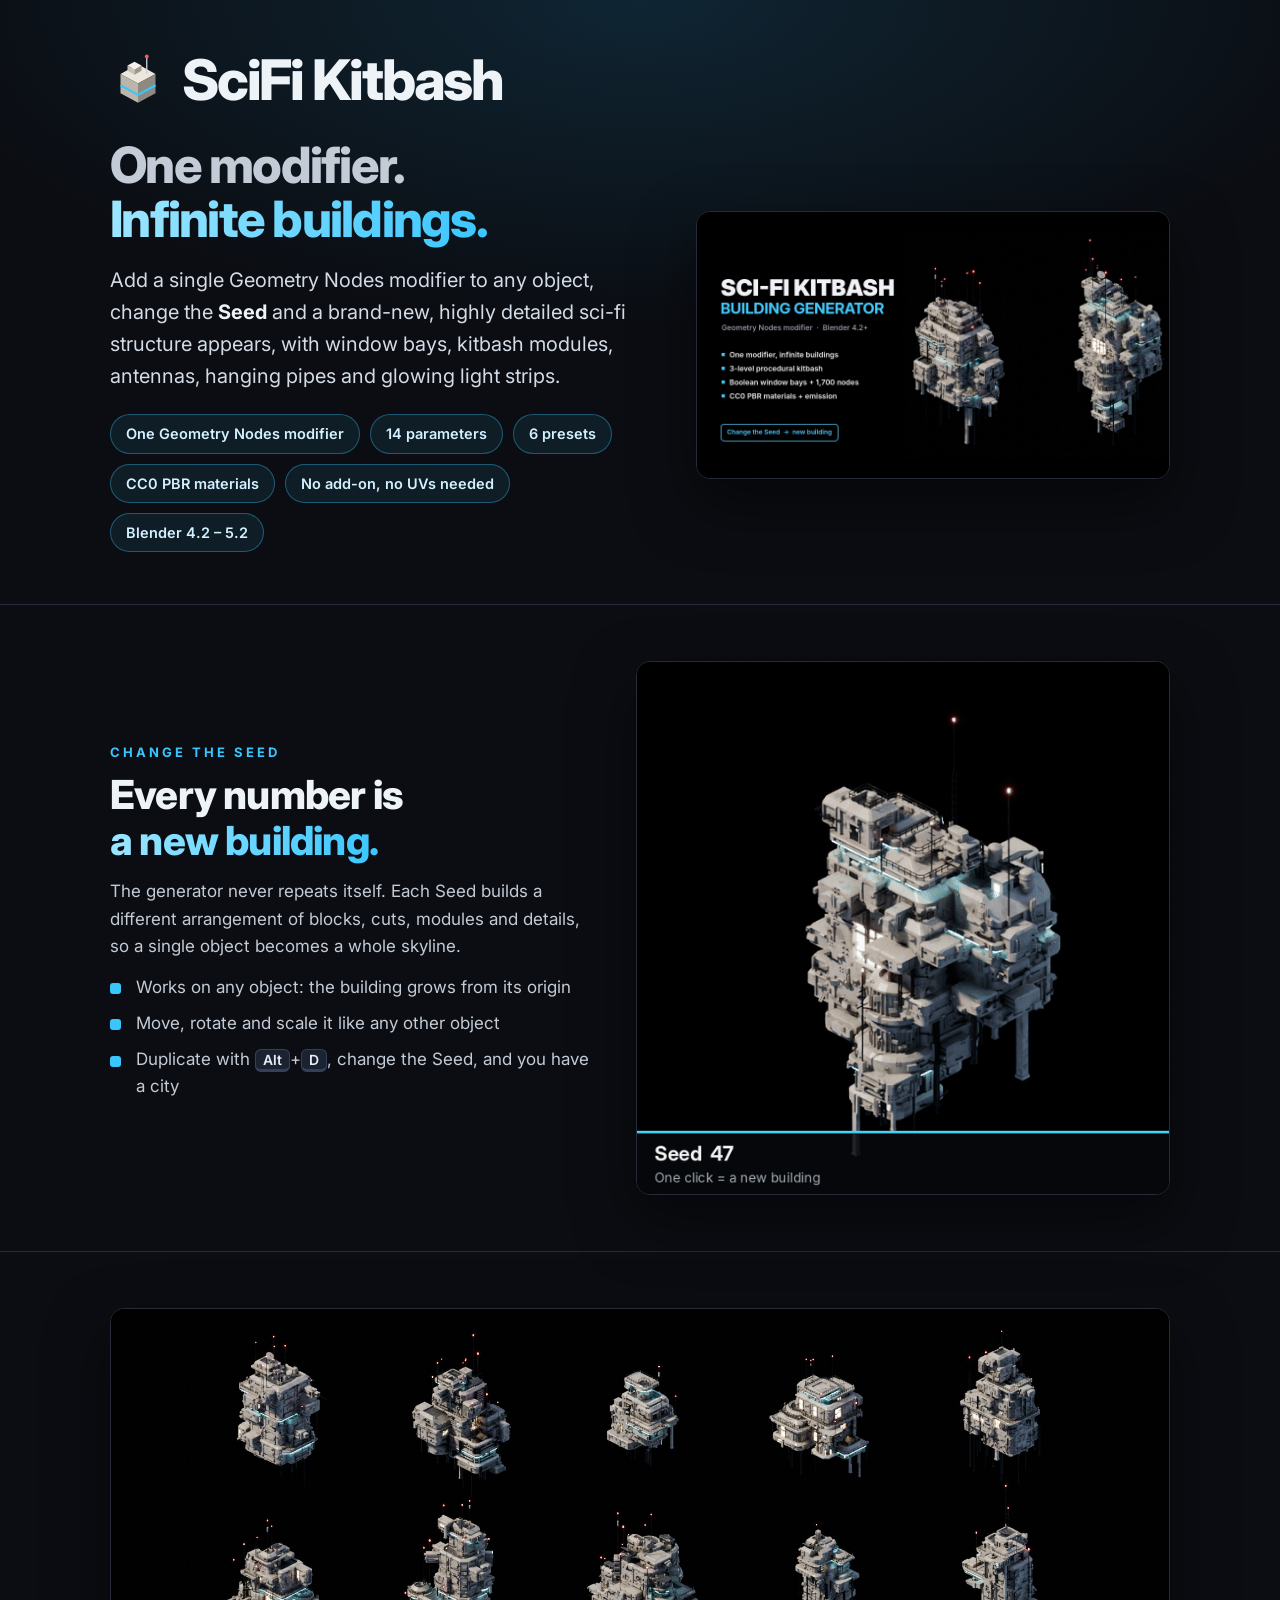
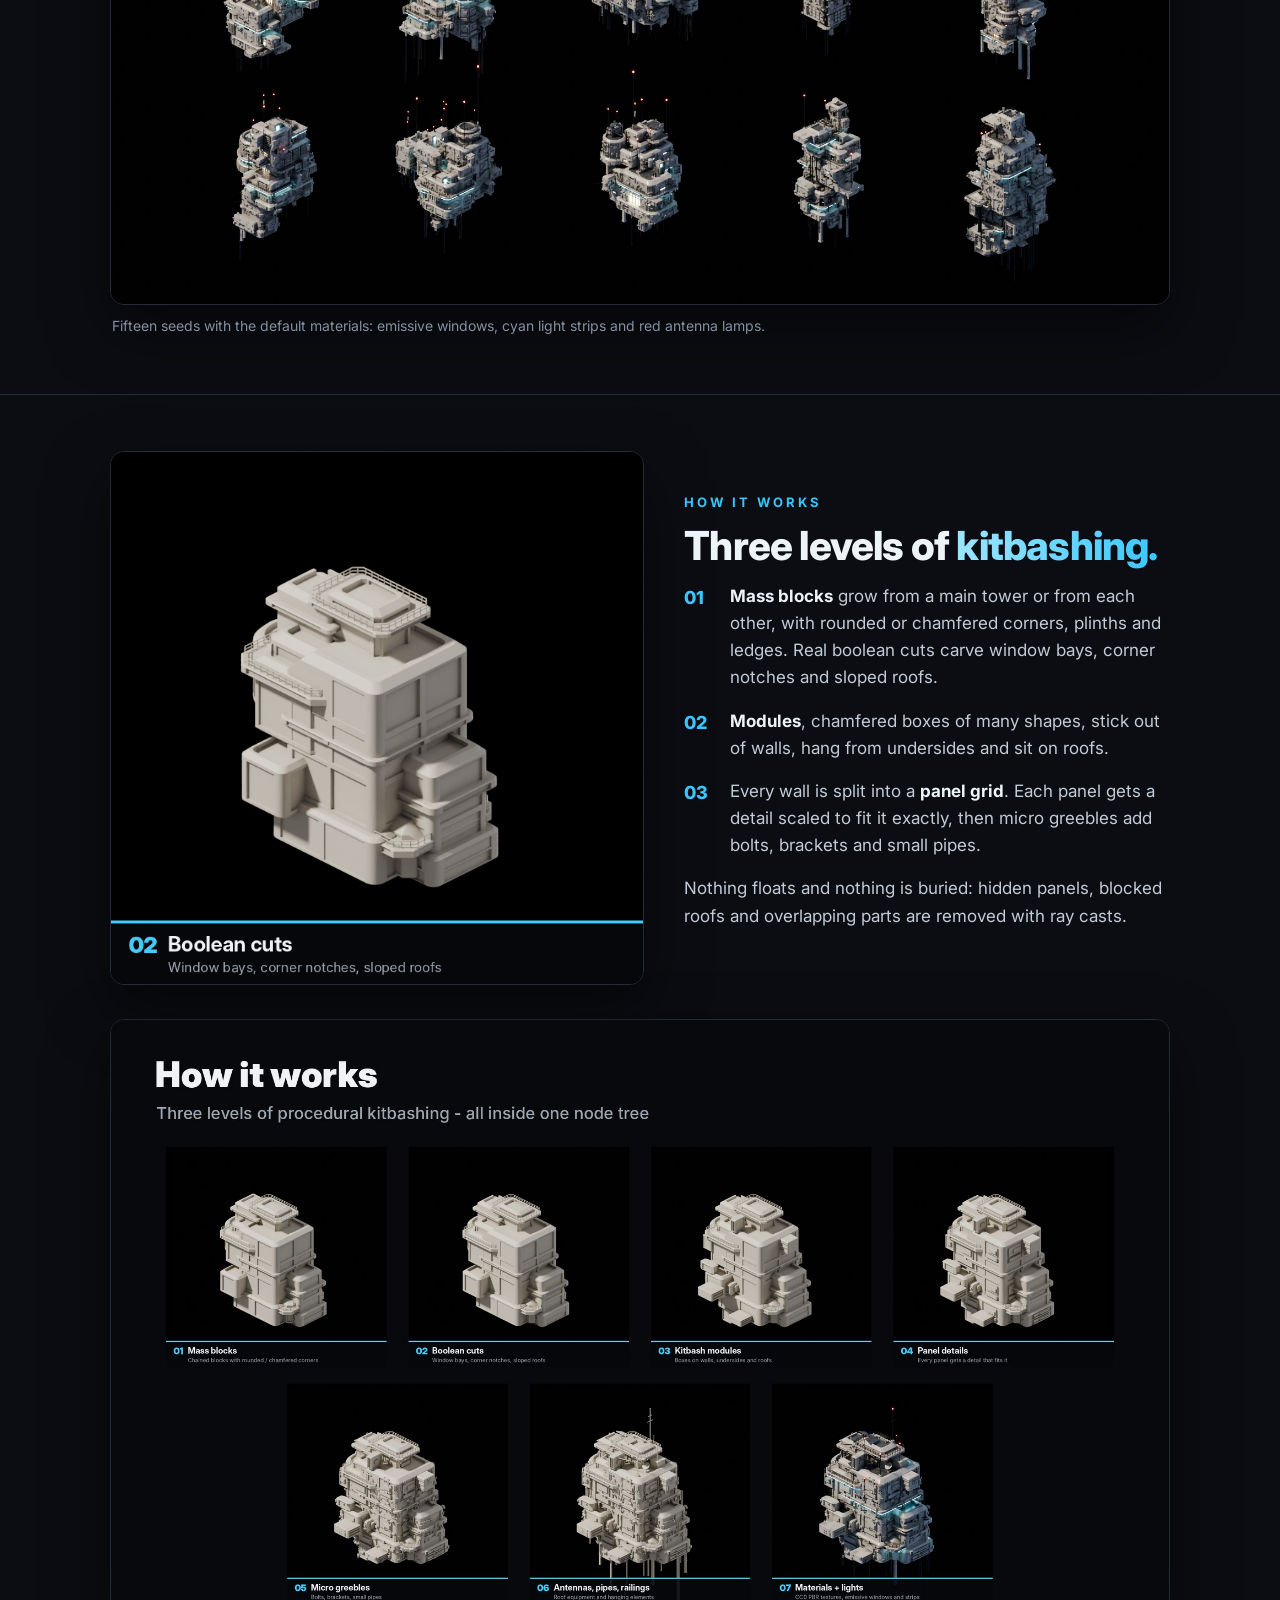
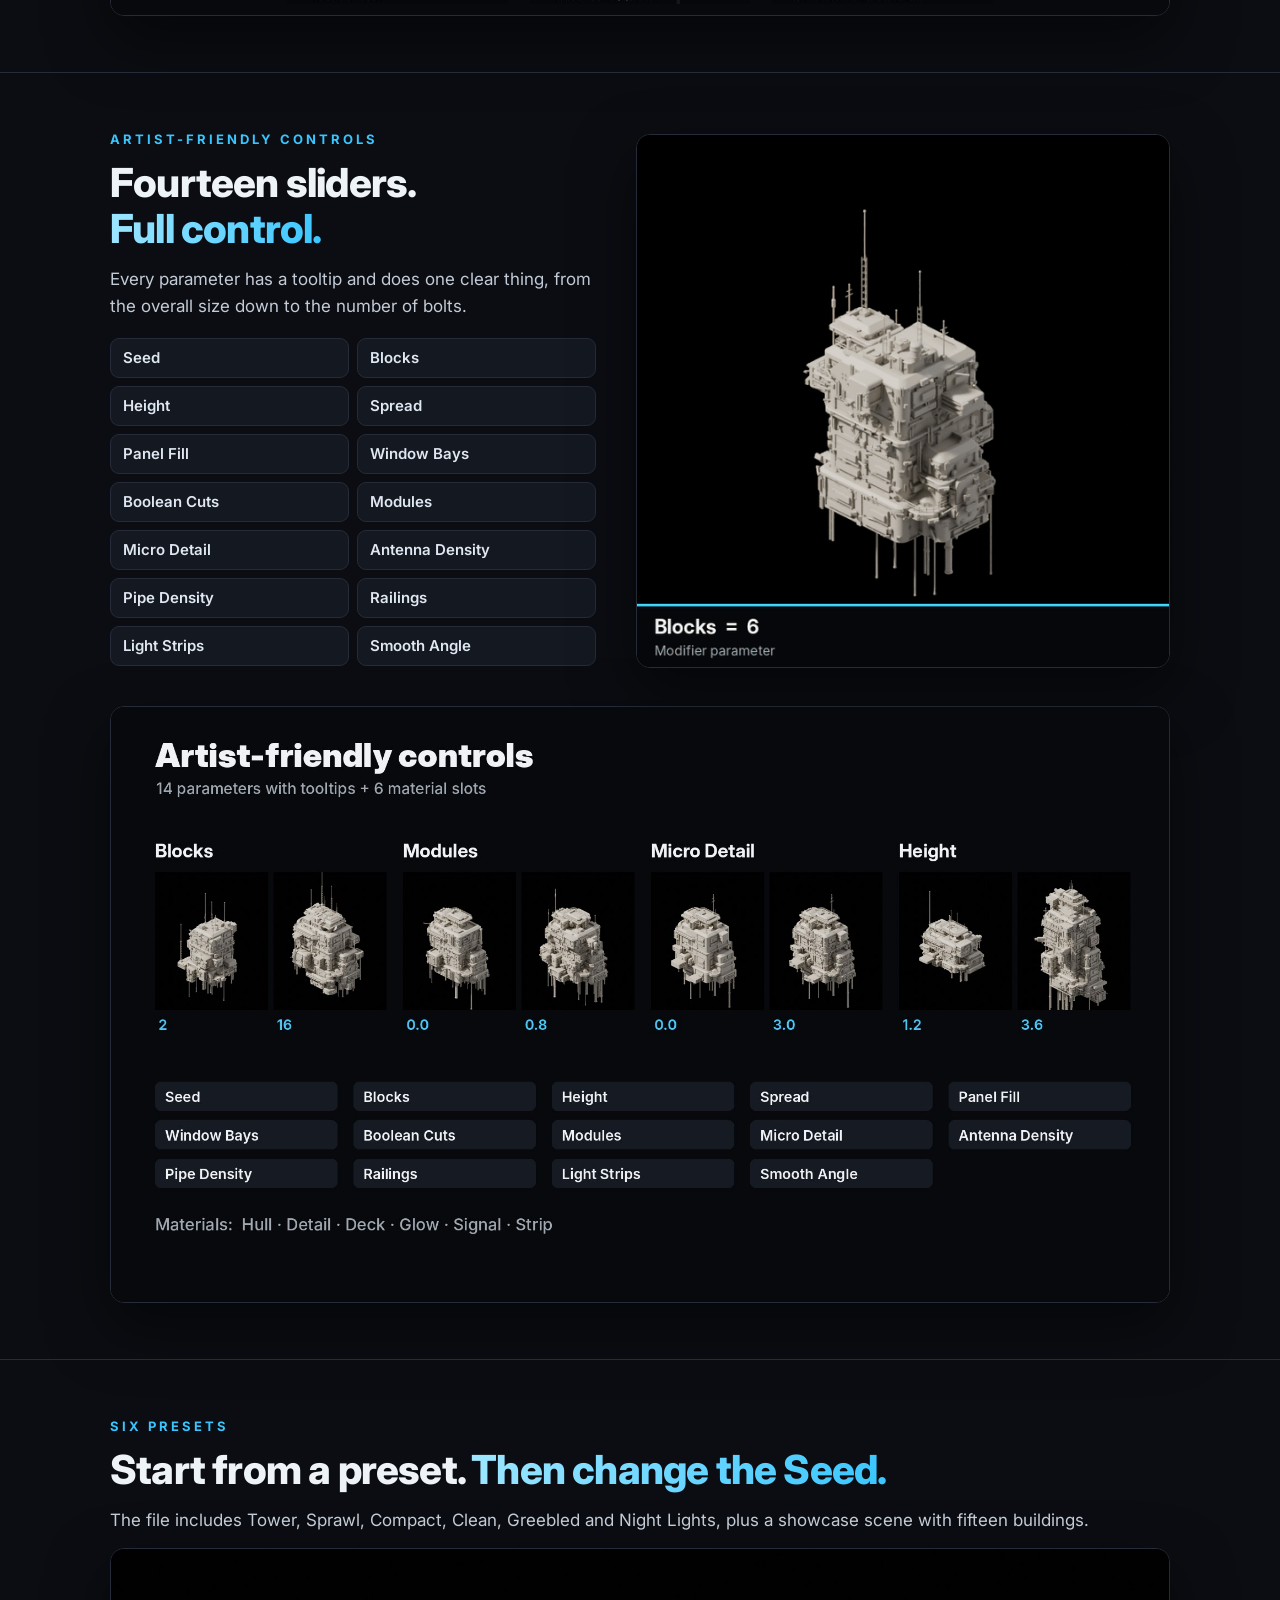
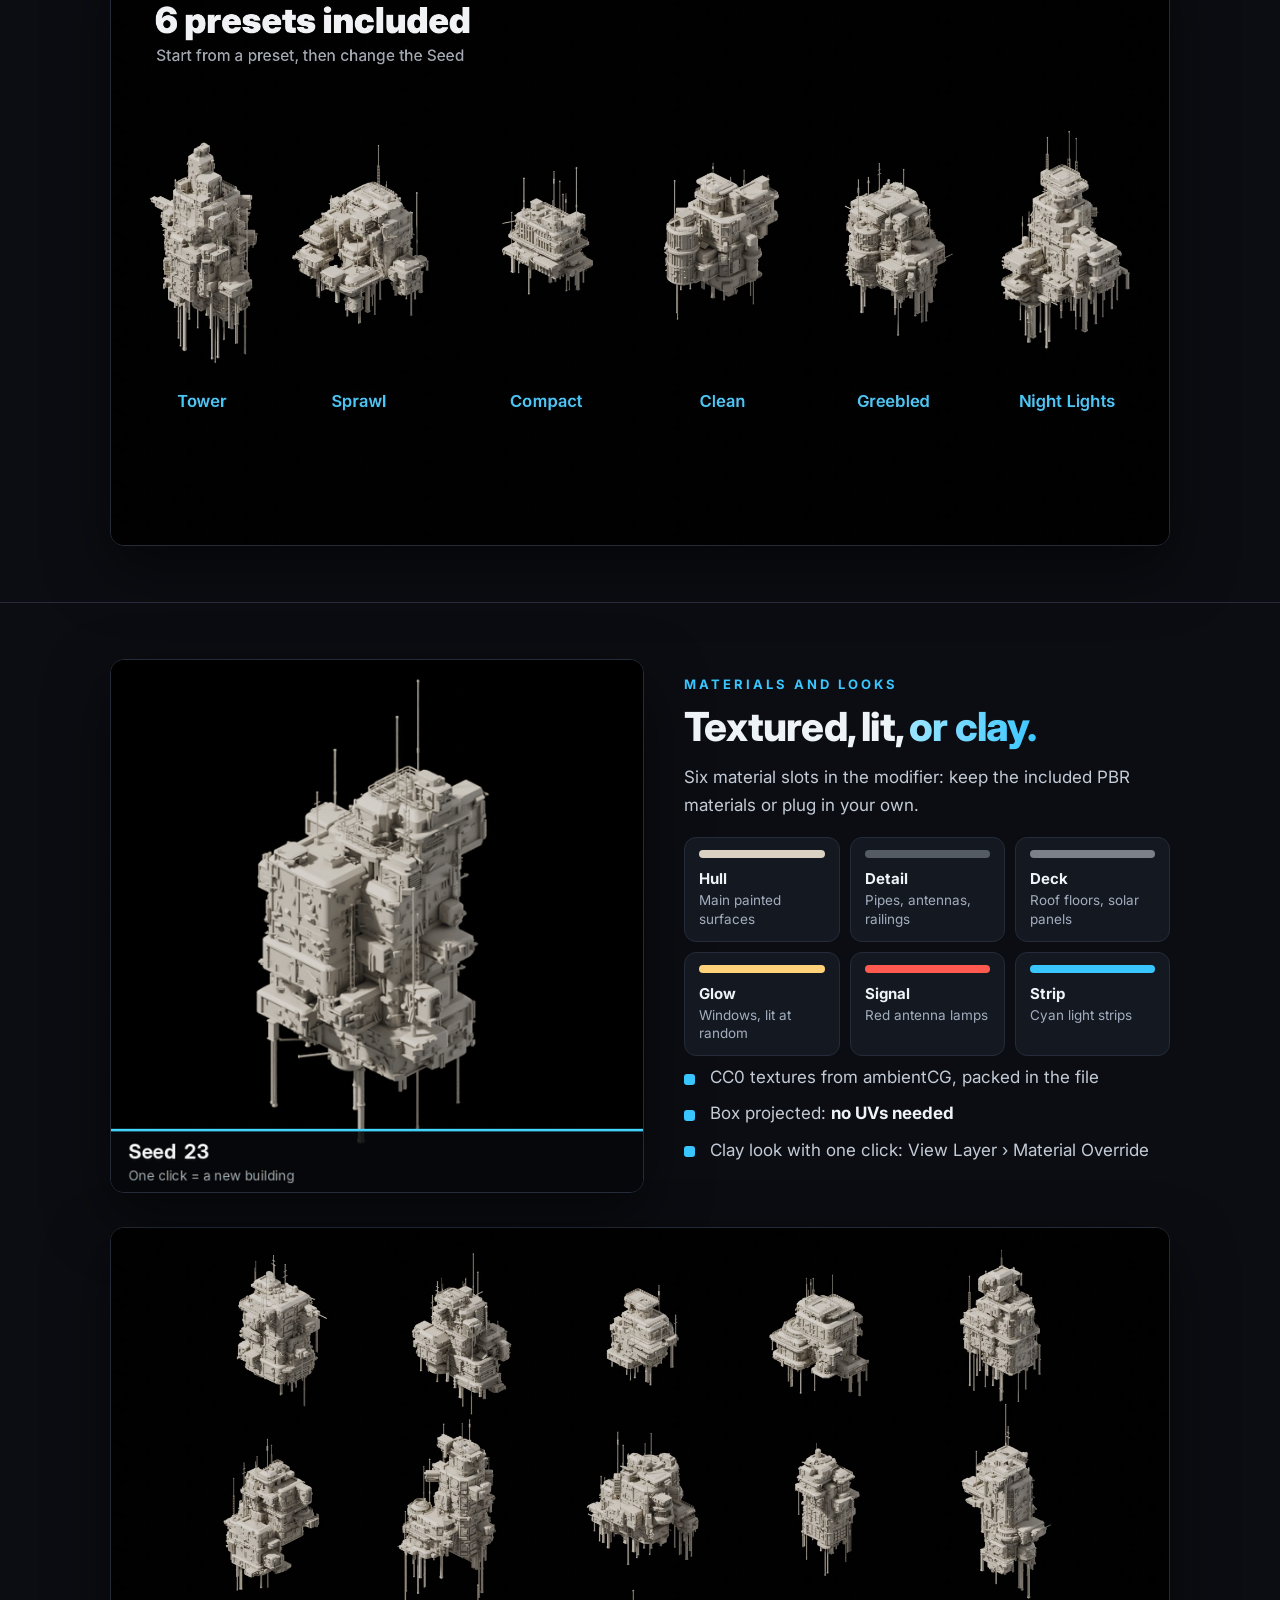
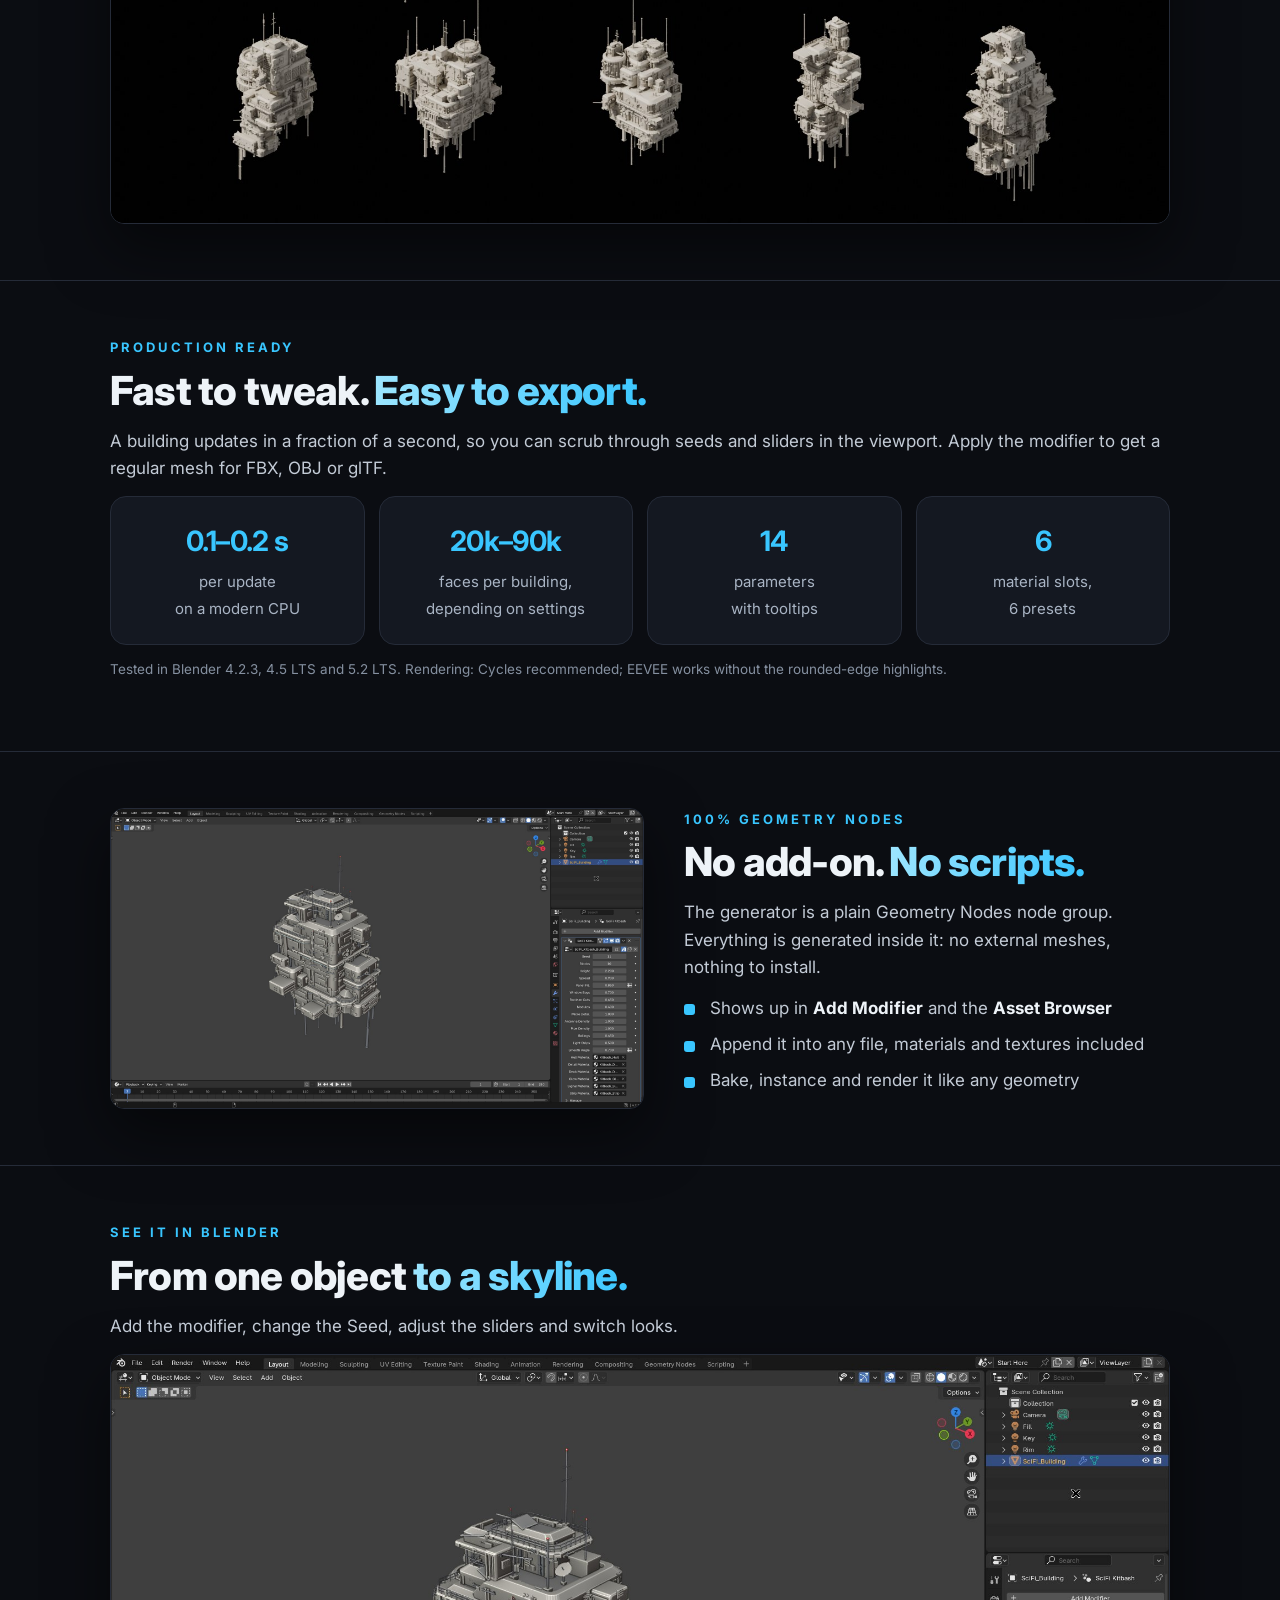
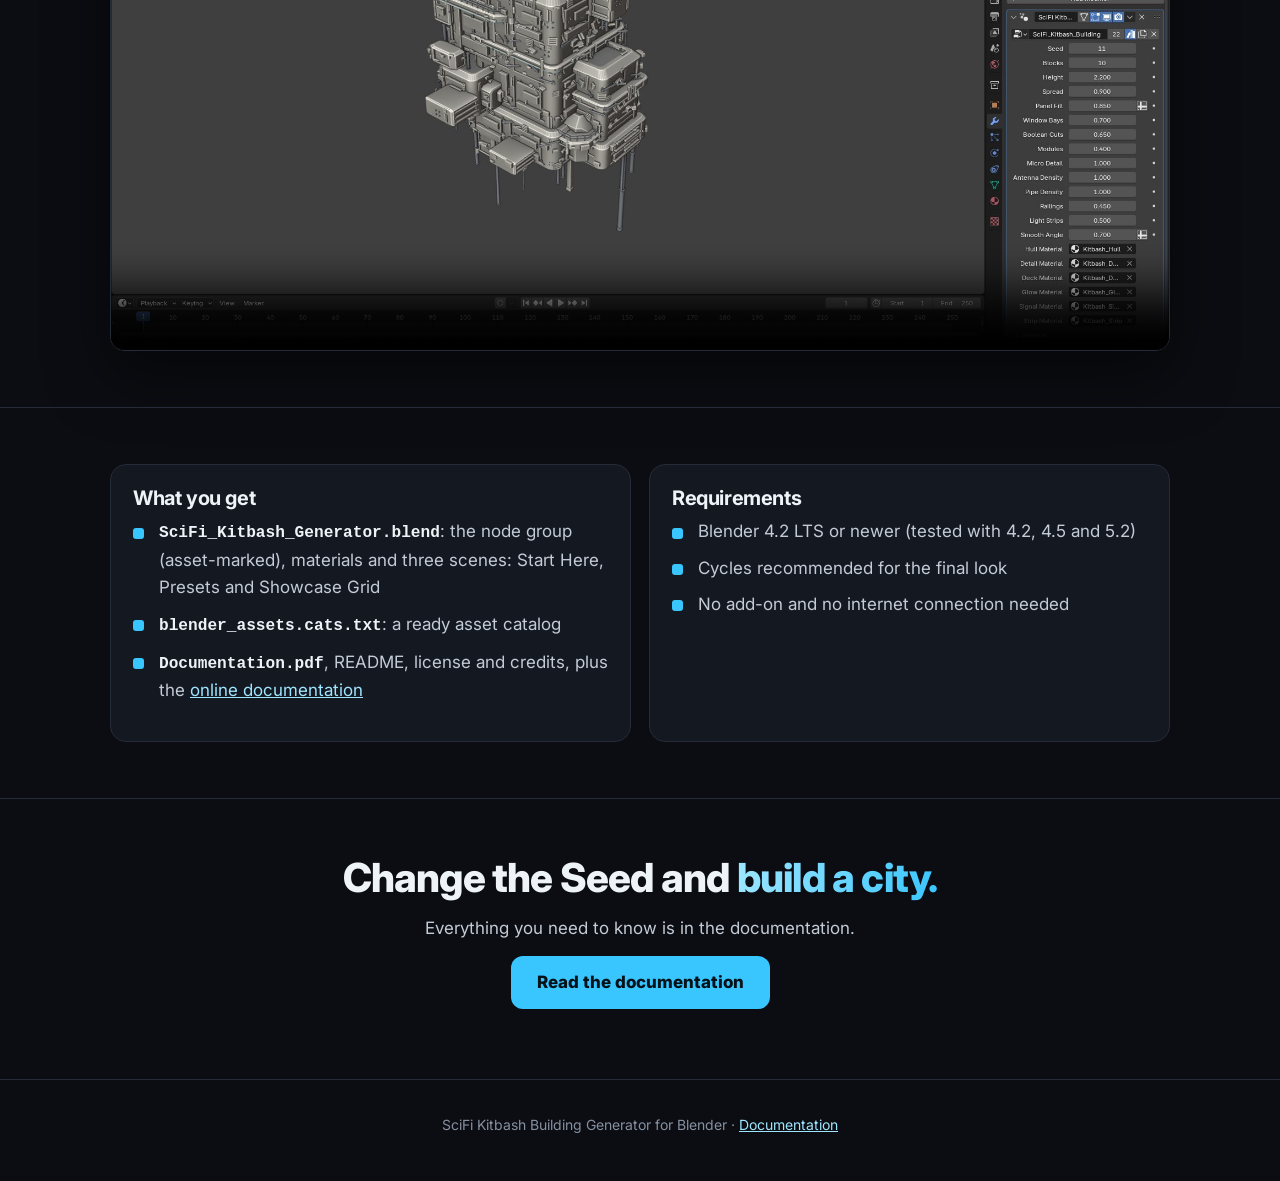
<file: index.html>
<!doctype html>
<html lang="en">
<head>
<meta charset="utf-8">
<meta name="viewport" content="width=device-width, initial-scale=1">
<title>SciFi Kitbash Building Generator</title>
<meta name="description" content="Endless, highly detailed sci-fi kitbash buildings from a single Geometry Nodes modifier. Change the Seed and get a new building with windows, antennas, pipes and lights. No add-on, no UVs needed.">
<meta property="og:title" content="SciFi Kitbash Building Generator for Blender">
<meta property="og:description" content="One modifier, infinite sci-fi buildings. 14 parameters, 6 presets, CC0 PBR materials, Blender 4.2+.">
<meta property="og:image" content="images/cover.jpg">
<link rel="icon" href="images/logo.svg">
<link rel="stylesheet" href="assets/style.css">
<style>
.hero { padding: 48px 0 52px; background: radial-gradient(ellipse 80% 75% at 50% 0%, #0f2533 0%, var(--bg) 72%); }
.hero .brand { margin-bottom: 26px; }
.tagline { font-size: clamp(30px, 4.6vw, 50px); font-weight: 800; letter-spacing: -.035em; line-height: 1.08; margin: 0 0 18px; }
.lead { font-size: clamp(18px, 2.2vw, 20px); color: #d3dbe6; margin-bottom: 22px; }
.chips { display: flex; flex-wrap: wrap; gap: 10px; }
.chip { padding: 7px 15px; border-radius: 999px; background: rgba(57,198,255,.09); border: 1px solid rgba(57,198,255,.36); color: #d4f1ff; font-weight: 600; font-size: 14.5px; }
.hero .split { grid-template-columns: 1.15fr 1fr; }
.steps { counter-reset: s; list-style: none; padding: 0; margin: 0 0 14px; }
.steps li { position: relative; padding-left: 46px; margin-bottom: 16px; color: var(--soft); }
.steps li::before { counter-increment: s; content: "0" counter(s); position: absolute; left: 0; top: 1px; font-weight: 800; color: var(--accent); font-size: 18px; }
.params { display: grid; grid-template-columns: repeat(2, 1fr); gap: 8px; margin: 18px 0 6px; }
.params span { background: var(--card); border: 1px solid var(--line); border-radius: 9px; padding: 7px 12px; font-size: 15px; color: #dfe7f1; font-weight: 600; }
.slots { display: grid; grid-template-columns: repeat(3, 1fr); gap: 10px; margin: 18px 0 8px; }
.slot { background: var(--card); border: 1px solid var(--line); border-radius: 12px; padding: 12px 14px; }
.slot i { display: block; width: 100%; height: 8px; border-radius: 4px; margin-bottom: 9px; }
.slot b { display: block; font-size: 15px; }
.slot span { display: block; font-size: 13.5px; color: #a3aebe; line-height: 1.4; }
.spec .card { text-align: center; padding: 22px 14px; }
.spec b { display: block; font-size: 28px; letter-spacing: -.02em; color: var(--accent); margin-bottom: 4px; }
.spec span { color: #a9b4c4; font-size: 15px; }
.fine { font-size: 13.5px; color: var(--muted); margin-top: 14px; }
.stack > * + * { margin-top: 18px; }
.cta { text-align: center; }
.btn { display: inline-block; padding: 13px 26px; border-radius: 12px; background: var(--accent); color: #04121a; font-weight: 800; text-decoration: none; }
.files li b { font-family: ui-monospace, Consolas, monospace; font-weight: 600; font-size: .95em; }
@media (max-width: 820px) { .hero .split { grid-template-columns: 1fr; } .slots { grid-template-columns: repeat(2, 1fr); } }
</style>
</head>
<body>

<header class="hero">
  <div class="wrap">
    <div class="brand"><img class="logo" src="images/logo.svg" alt=""><h1>SciFi Kitbash</h1></div>
    <div class="split">
      <div class="txt">
        <p class="tagline">One modifier. <span class="grad">Infinite buildings.</span></p>
        <p class="lead">Add a single Geometry Nodes modifier to any object, change the <b>Seed</b> and a brand-new, highly detailed sci-fi structure appears, with window bays, kitbash modules, antennas, hanging pipes and glowing light strips.</p>
        <div class="chips">
          <span class="chip">One Geometry Nodes modifier</span>
          <span class="chip">14 parameters</span>
          <span class="chip">6 presets</span>
          <span class="chip">CC0 PBR materials</span>
          <span class="chip">No add-on, no UVs needed</span>
          <span class="chip">Blender 4.2 – 5.2</span>
        </div>
      </div>
      <div class="media">
        <video src="media/turntable.mp4" poster="images/cover.jpg" autoplay muted loop playsinline aria-label="A generated sci-fi building turning around"></video>
      </div>
    </div>
  </div>
</header>

<section>
  <div class="wrap split">
    <div class="txt">
      <div class="kicker">Change the Seed</div>
      <h2>Every number is <span class="grad">a new building.</span></h2>
      <p>The generator never repeats itself. Each Seed builds a different arrangement of blocks, cuts, modules and details, so a single object becomes a whole skyline.</p>
      <ul class="ticks">
        <li>Works on any object: the building grows from its origin</li>
        <li>Move, rotate and scale it like any other object</li>
        <li>Duplicate with <kbd>Alt</kbd>+<kbd>D</kbd>, change the Seed, and you have a city</li>
      </ul>
    </div>
    <div class="media"><img src="media/seeds_textured.gif" alt="Changing the Seed generates a new textured building each time" loading="lazy"></div>
  </div>
</section>

<section>
  <div class="wrap">
    <div class="media"><img src="images/grid-textured.jpg" alt="Fifteen textured buildings generated with different seeds" loading="lazy"></div>
    <p class="cap">Fifteen seeds with the default materials: emissive windows, cyan light strips and red antenna lamps.</p>
  </div>
</section>

<section>
  <div class="wrap split rev">
    <div class="txt">
      <div class="kicker">How it works</div>
      <h2>Three levels of <span class="grad">kitbashing.</span></h2>
      <ol class="steps">
        <li><b>Mass blocks</b> grow from a main tower or from each other, with rounded or chamfered corners, plinths and ledges. Real boolean cuts carve window bays, corner notches and sloped roofs.</li>
        <li><b>Modules</b>, chamfered boxes of many shapes, stick out of walls, hang from undersides and sit on roofs.</li>
        <li>Every wall is split into a <b>panel grid</b>. Each panel gets a detail scaled to fit it exactly, then micro greebles add bolts, brackets and small pipes.</li>
      </ol>
      <p>Nothing floats and nothing is buried: hidden panels, blocked roofs and overlapping parts are removed with ray casts.</p>
    </div>
    <div class="media"><img src="media/buildup.gif" alt="A building assembling step by step from mass blocks to lights" loading="lazy"></div>
  </div>
  <div class="wrap" style="margin-top:34px">
    <div class="media"><img src="images/how-it-works.jpg" alt="Seven stages: mass blocks, boolean cuts, kitbash modules, panel details, micro greebles, antennas and pipes, materials and lights" loading="lazy"></div>
  </div>
</section>

<section>
  <div class="wrap split">
    <div class="txt">
      <div class="kicker">Artist-friendly controls</div>
      <h2>Fourteen sliders. <span class="grad">Full control.</span></h2>
      <p>Every parameter has a tooltip and does one clear thing, from the overall size down to the number of bolts.</p>
      <div class="params">
        <span>Seed</span><span>Blocks</span><span>Height</span><span>Spread</span><span>Panel Fill</span><span>Window Bays</span><span>Boolean Cuts</span>
        <span>Modules</span><span>Micro Detail</span><span>Antenna Density</span><span>Pipe Density</span><span>Railings</span><span>Light Strips</span><span>Smooth Angle</span>
      </div>
    </div>
    <div class="media"><img src="media/params.gif" alt="Moving the parameters changes the building's size, modules and detail" loading="lazy"></div>
  </div>
  <div class="wrap" style="margin-top:34px">
    <div class="media"><img src="images/parameters.jpg" alt="Low and high values of Blocks, Modules, Micro Detail and Height side by side" loading="lazy"></div>
  </div>
</section>

<section>
  <div class="wrap">
    <div class="kicker">Six presets</div>
    <h2>Start from a preset. <span class="grad">Then change the Seed.</span></h2>
    <p>The file includes Tower, Sprawl, Compact, Clean, Greebled and Night Lights, plus a showcase scene with fifteen buildings.</p>
    <div class="media"><img src="images/presets.jpg" alt="The six presets: Tower, Sprawl, Compact, Clean, Greebled and Night Lights" loading="lazy"></div>
  </div>
</section>

<section>
  <div class="wrap split rev">
    <div class="txt">
      <div class="kicker">Materials and looks</div>
      <h2>Textured, lit, <span class="grad">or clay.</span></h2>
      <p>Six material slots in the modifier: keep the included PBR materials or plug in your own.</p>
      <div class="slots">
        <div class="slot"><i style="background:#d9d2c3"></i><b>Hull</b><span>Main painted surfaces</span></div>
        <div class="slot"><i style="background:#555b63"></i><b>Detail</b><span>Pipes, antennas, railings</span></div>
        <div class="slot"><i style="background:#7c8088"></i><b>Deck</b><span>Roof floors, solar panels</span></div>
        <div class="slot"><i style="background:#ffd27a"></i><b>Glow</b><span>Windows, lit at random</span></div>
        <div class="slot"><i style="background:#ff5a4f"></i><b>Signal</b><span>Red antenna lamps</span></div>
        <div class="slot"><i style="background:#39c6ff"></i><b>Strip</b><span>Cyan light strips</span></div>
      </div>
      <ul class="ticks">
        <li>CC0 textures from ambientCG, packed in the file</li>
        <li>Box projected: <b>no UVs needed</b></li>
        <li>Clay look with one click: View Layer › Material Override</li>
      </ul>
    </div>
    <div class="media"><img src="media/seeds_clay.gif" alt="New clay buildings appearing as the Seed changes" loading="lazy"></div>
  </div>
  <div class="wrap" style="margin-top:34px">
    <div class="media"><img src="images/grid-clay.jpg" alt="Fifteen buildings rendered in the clay look" loading="lazy"></div>
  </div>
</section>

<section>
  <div class="wrap">
    <div class="kicker">Production ready</div>
    <h2>Fast to tweak. <span class="grad">Easy to export.</span></h2>
    <p>A building updates in a fraction of a second, so you can scrub through seeds and sliders in the viewport. Apply the modifier to get a regular mesh for FBX, OBJ or glTF.</p>
    <div class="grid4 spec">
      <div class="card"><b>0.1–0.2 s</b><span>per update<br>on a modern CPU</span></div>
      <div class="card"><b>20k–90k</b><span>faces per building,<br>depending on settings</span></div>
      <div class="card"><b>14</b><span>parameters<br>with tooltips</span></div>
      <div class="card"><b>6</b><span>material slots,<br>6 presets</span></div>
    </div>
    <p class="fine">Tested in Blender 4.2.3, 4.5 LTS and 5.2 LTS. Rendering: Cycles recommended; EEVEE works without the rounded-edge highlights.</p>
  </div>
</section>

<section>
  <div class="wrap split rev">
    <div class="txt">
      <div class="kicker">100% Geometry Nodes</div>
      <h2>No add-on. <span class="grad">No scripts.</span></h2>
      <p>The generator is a plain Geometry Nodes node group. Everything is generated inside it: no external meshes, nothing to install.</p>
      <ul class="ticks">
        <li>Shows up in <b>Add Modifier</b> and the <b>Asset Browser</b></li>
        <li>Append it into any file, materials and textures included</li>
        <li>Bake, instance and render it like any geometry</li>
      </ul>
    </div>
    <div class="media"><img src="images/ui-modifier.jpg" alt="The SciFi Kitbash modifier panel in Blender next to a generated building" loading="lazy"></div>
  </div>
</section>

<section>
  <div class="wrap">
    <div class="kicker">See it in Blender</div>
    <h2>From one object <span class="grad">to a skyline.</span></h2>
    <p>Add the modifier, change the Seed, adjust the sliders and switch looks.</p>
    <div class="media">
      <video src="media/usage-tutorial.mp4" poster="images/ui-modifier.jpg" controls playsinline preload="none"></video>
    </div>
  </div>
</section>

<section>
  <div class="wrap grid2">
    <div class="card">
      <h3>What you get</h3>
      <ul class="ticks files">
        <li><b>SciFi_Kitbash_Generator.blend</b>: the node group (asset-marked), materials and three scenes: Start Here, Presets and Showcase Grid</li>
        <li><b>blender_assets.cats.txt</b>: a ready asset catalog</li>
        <li><b>Documentation.pdf</b>, README, license and credits, plus the <a href="docs.html">online documentation</a></li>
      </ul>
    </div>
    <div class="card">
      <h3>Requirements</h3>
      <ul class="ticks">
        <li>Blender 4.2 LTS or newer (tested with 4.2, 4.5 and 5.2)</li>
        <li>Cycles recommended for the final look</li>
        <li>No add-on and no internet connection needed</li>
      </ul>
    </div>
  </div>
</section>

<section class="cta">
  <div class="wrap">
    <h2>Change the Seed and <span class="grad">build a city.</span></h2>
    <p>Everything you need to know is in the documentation.</p>
    <p><a class="btn" href="docs.html">Read the documentation</a></p>
  </div>
</section>

<footer>
  <div class="wrap">SciFi Kitbash Building Generator for Blender · <a href="docs.html">Documentation</a></div>
</footer>
<script src="assets/embed.js"></script>
</body>
</html>
</file>
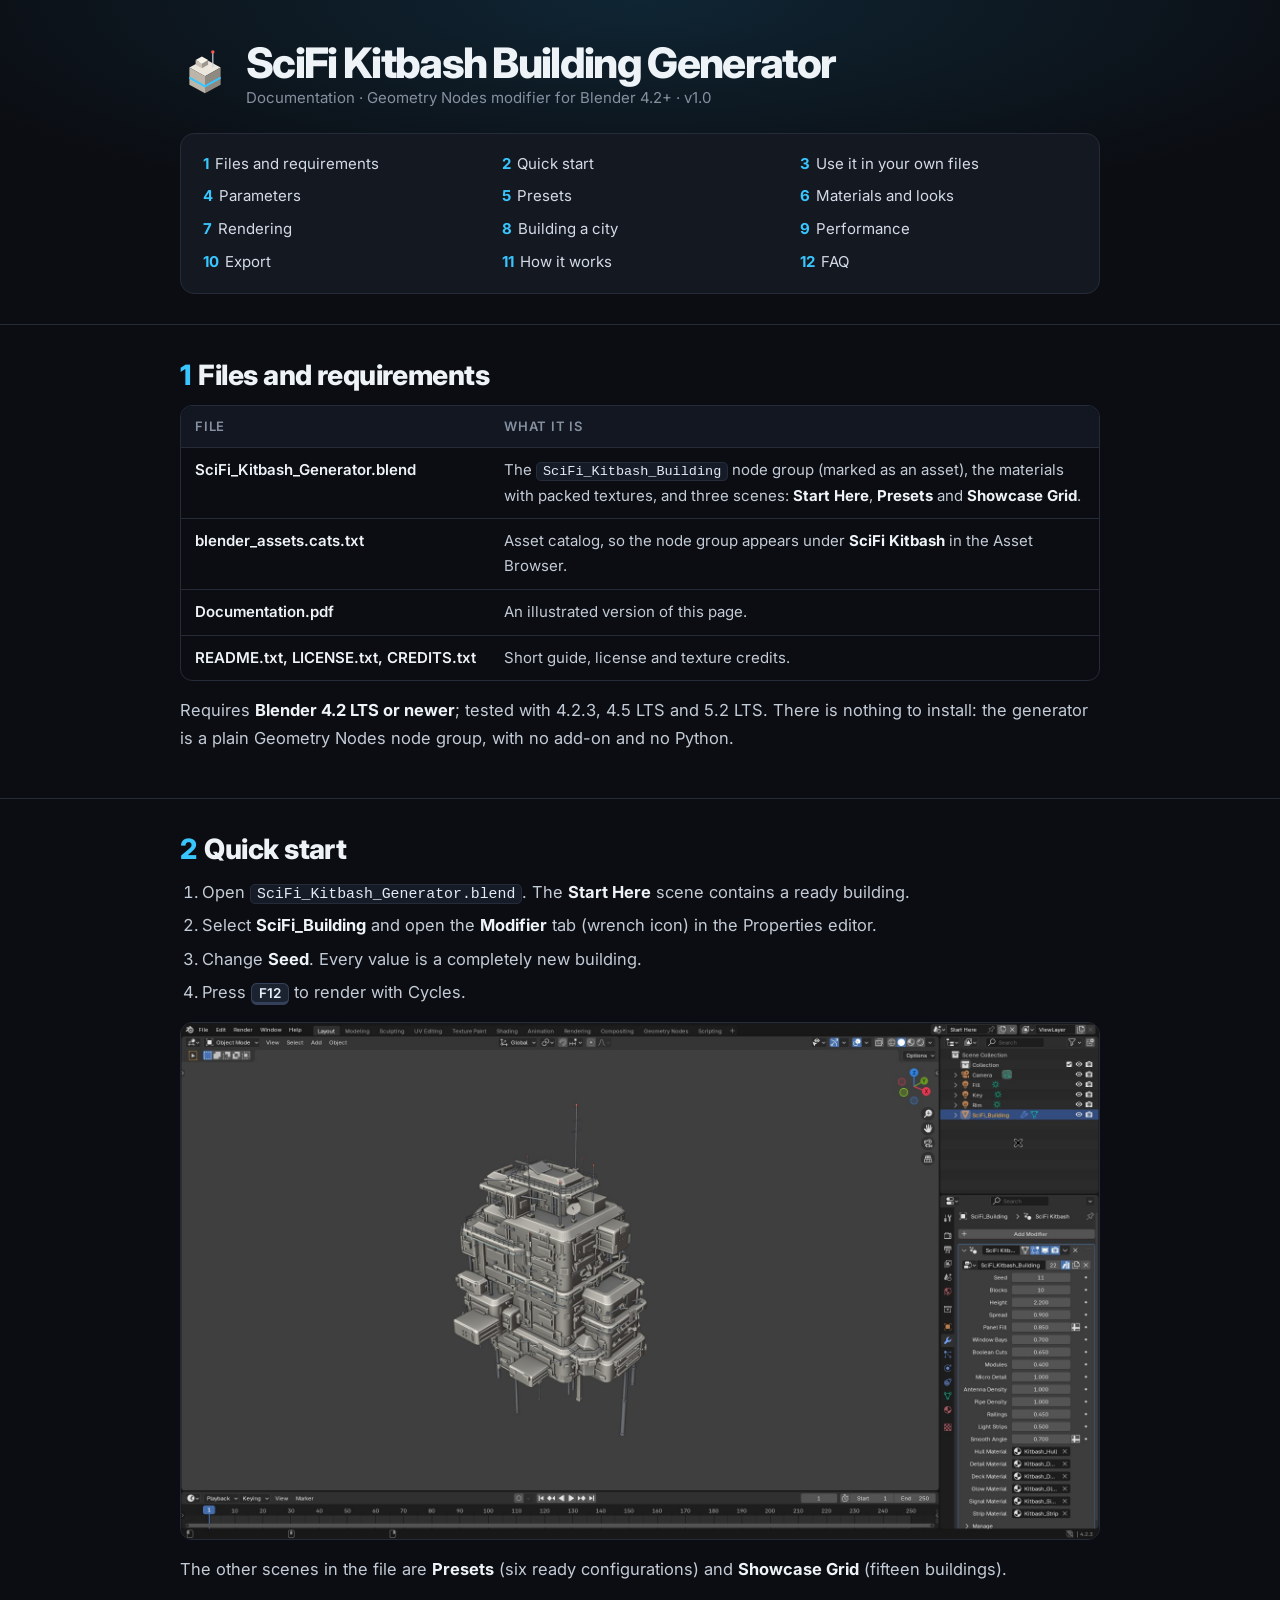
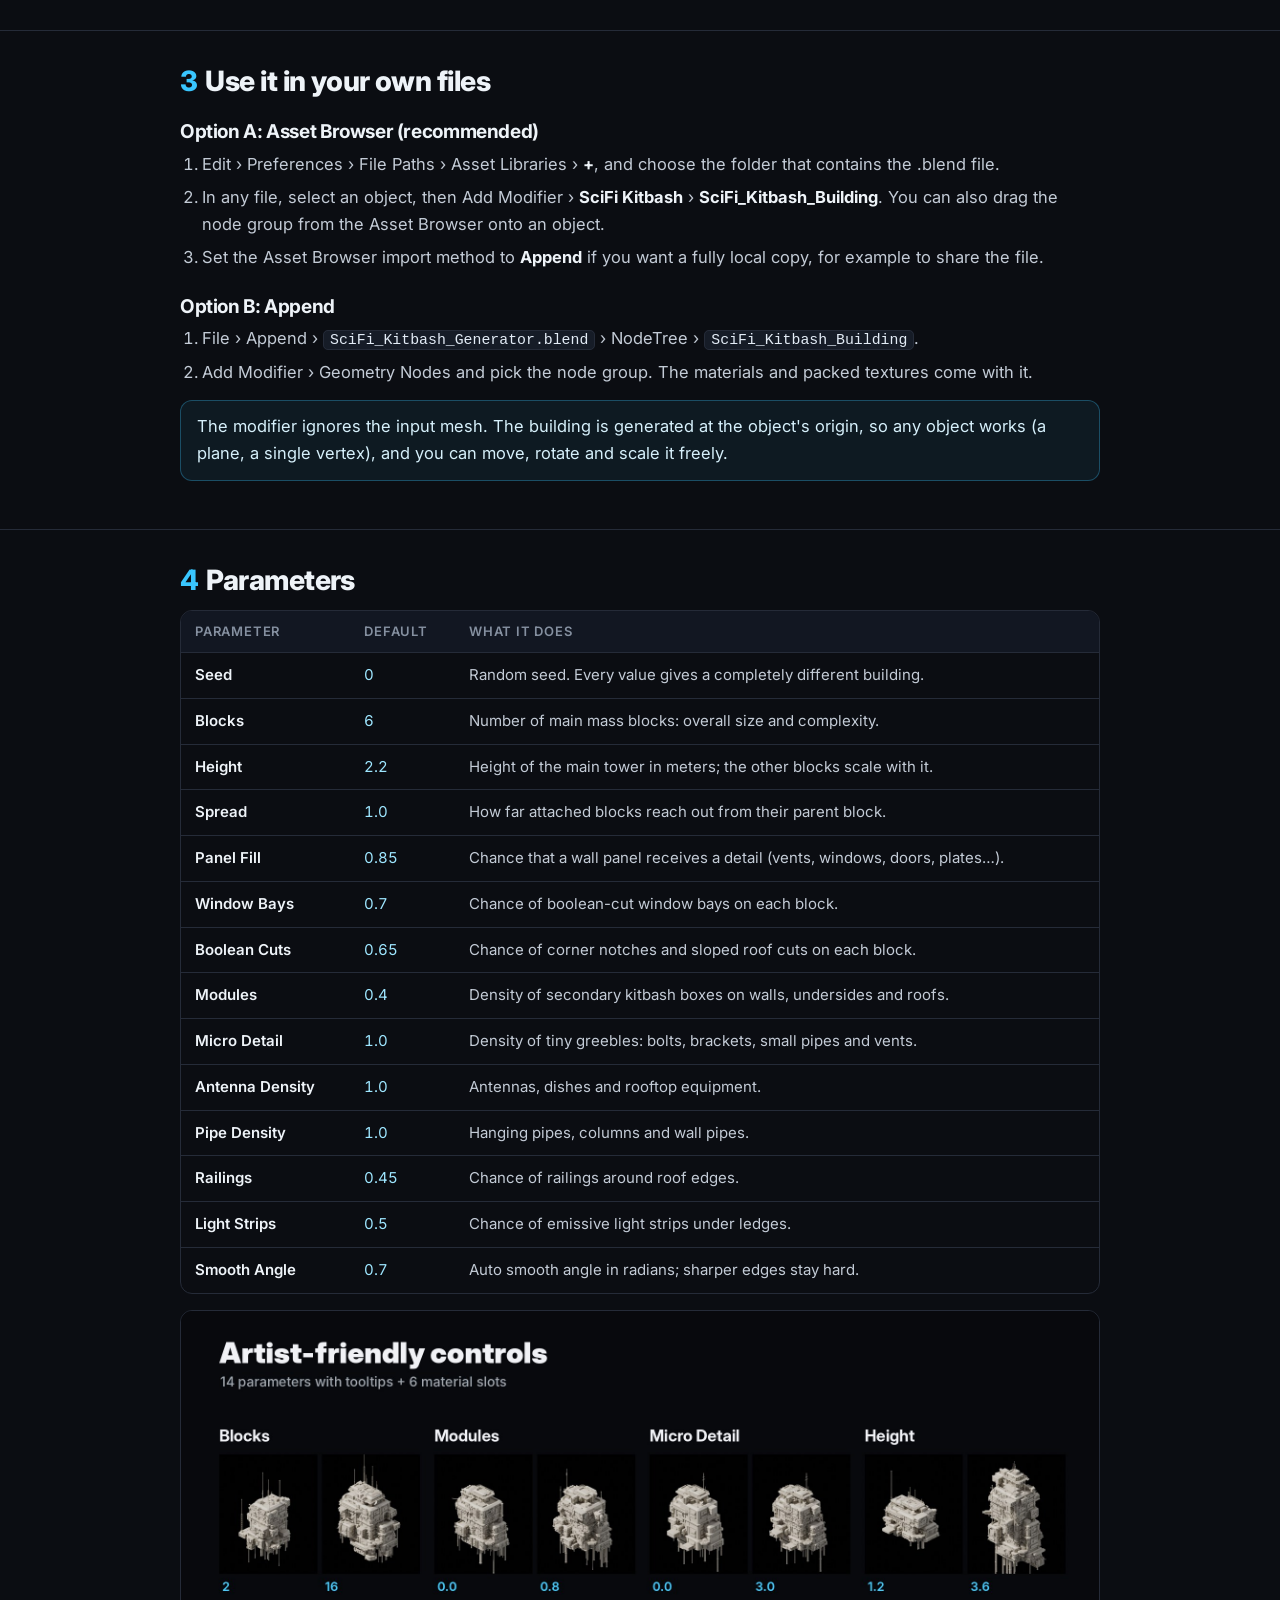
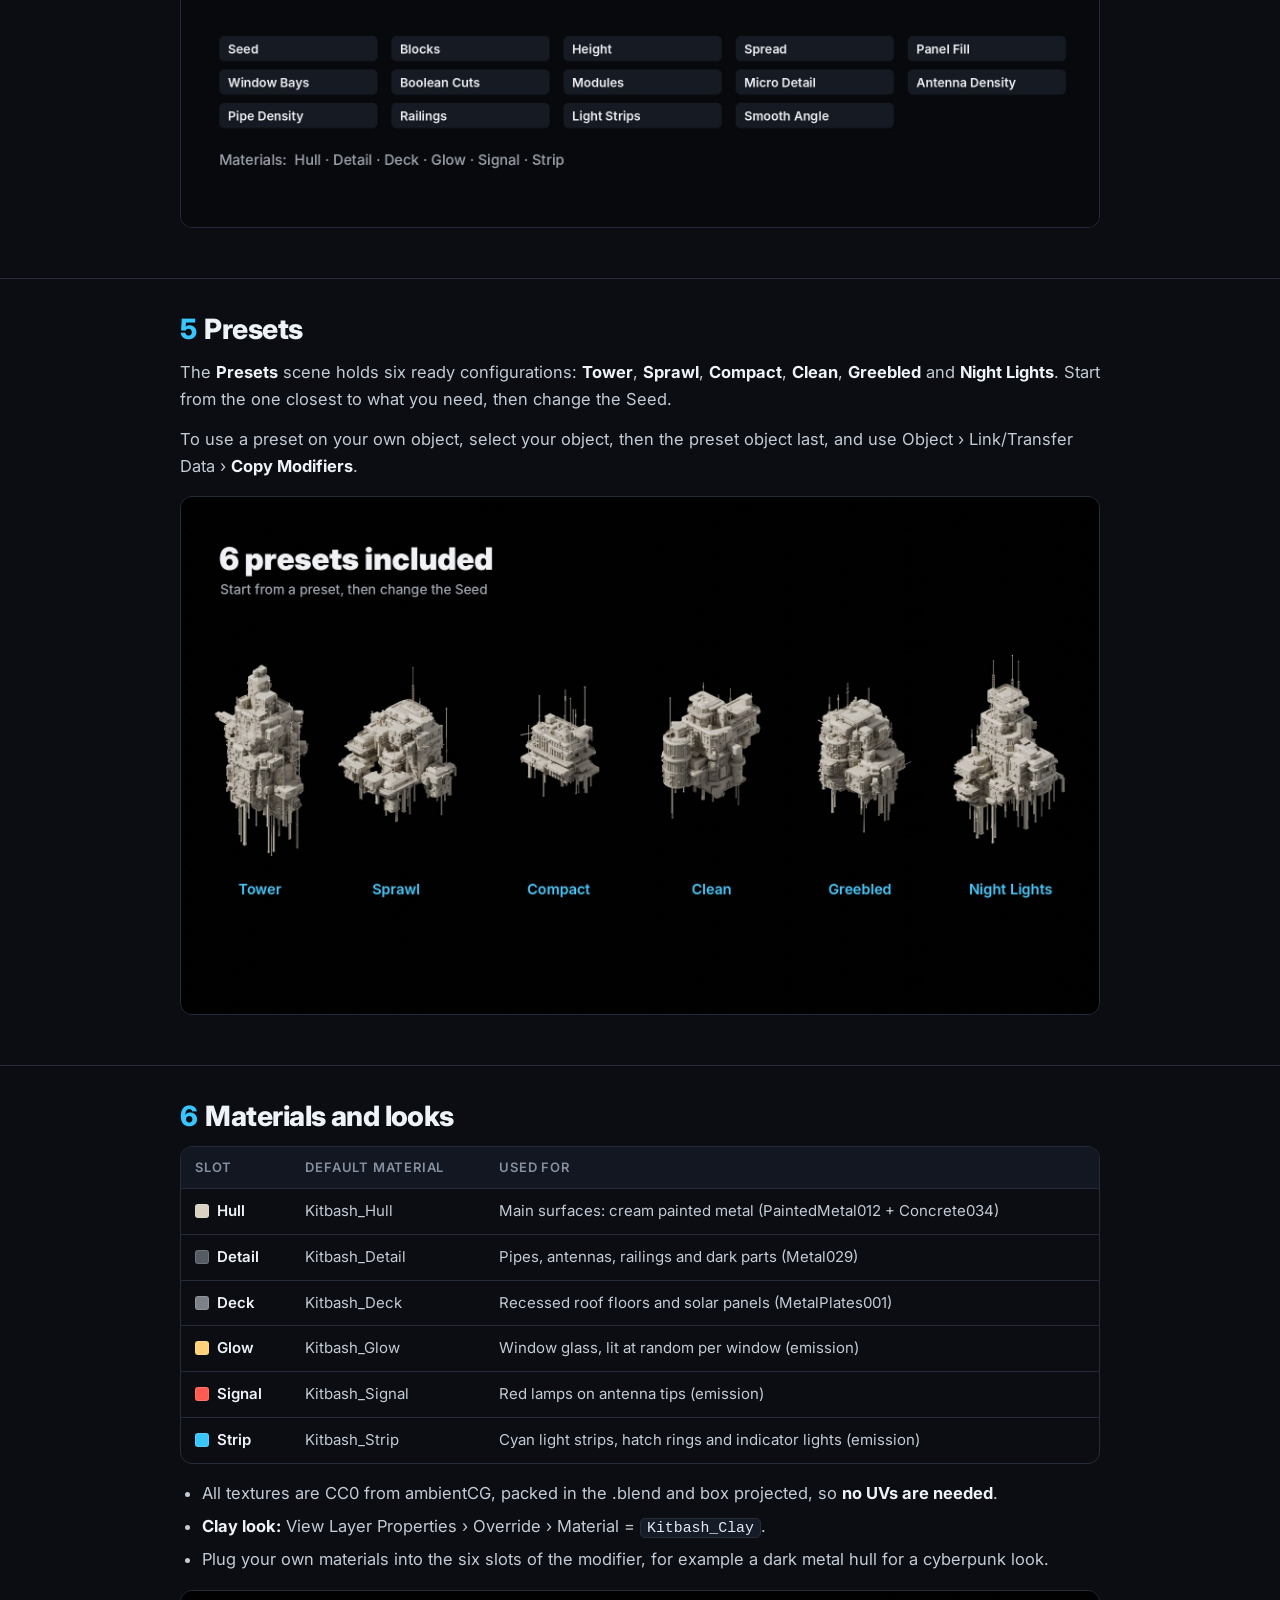
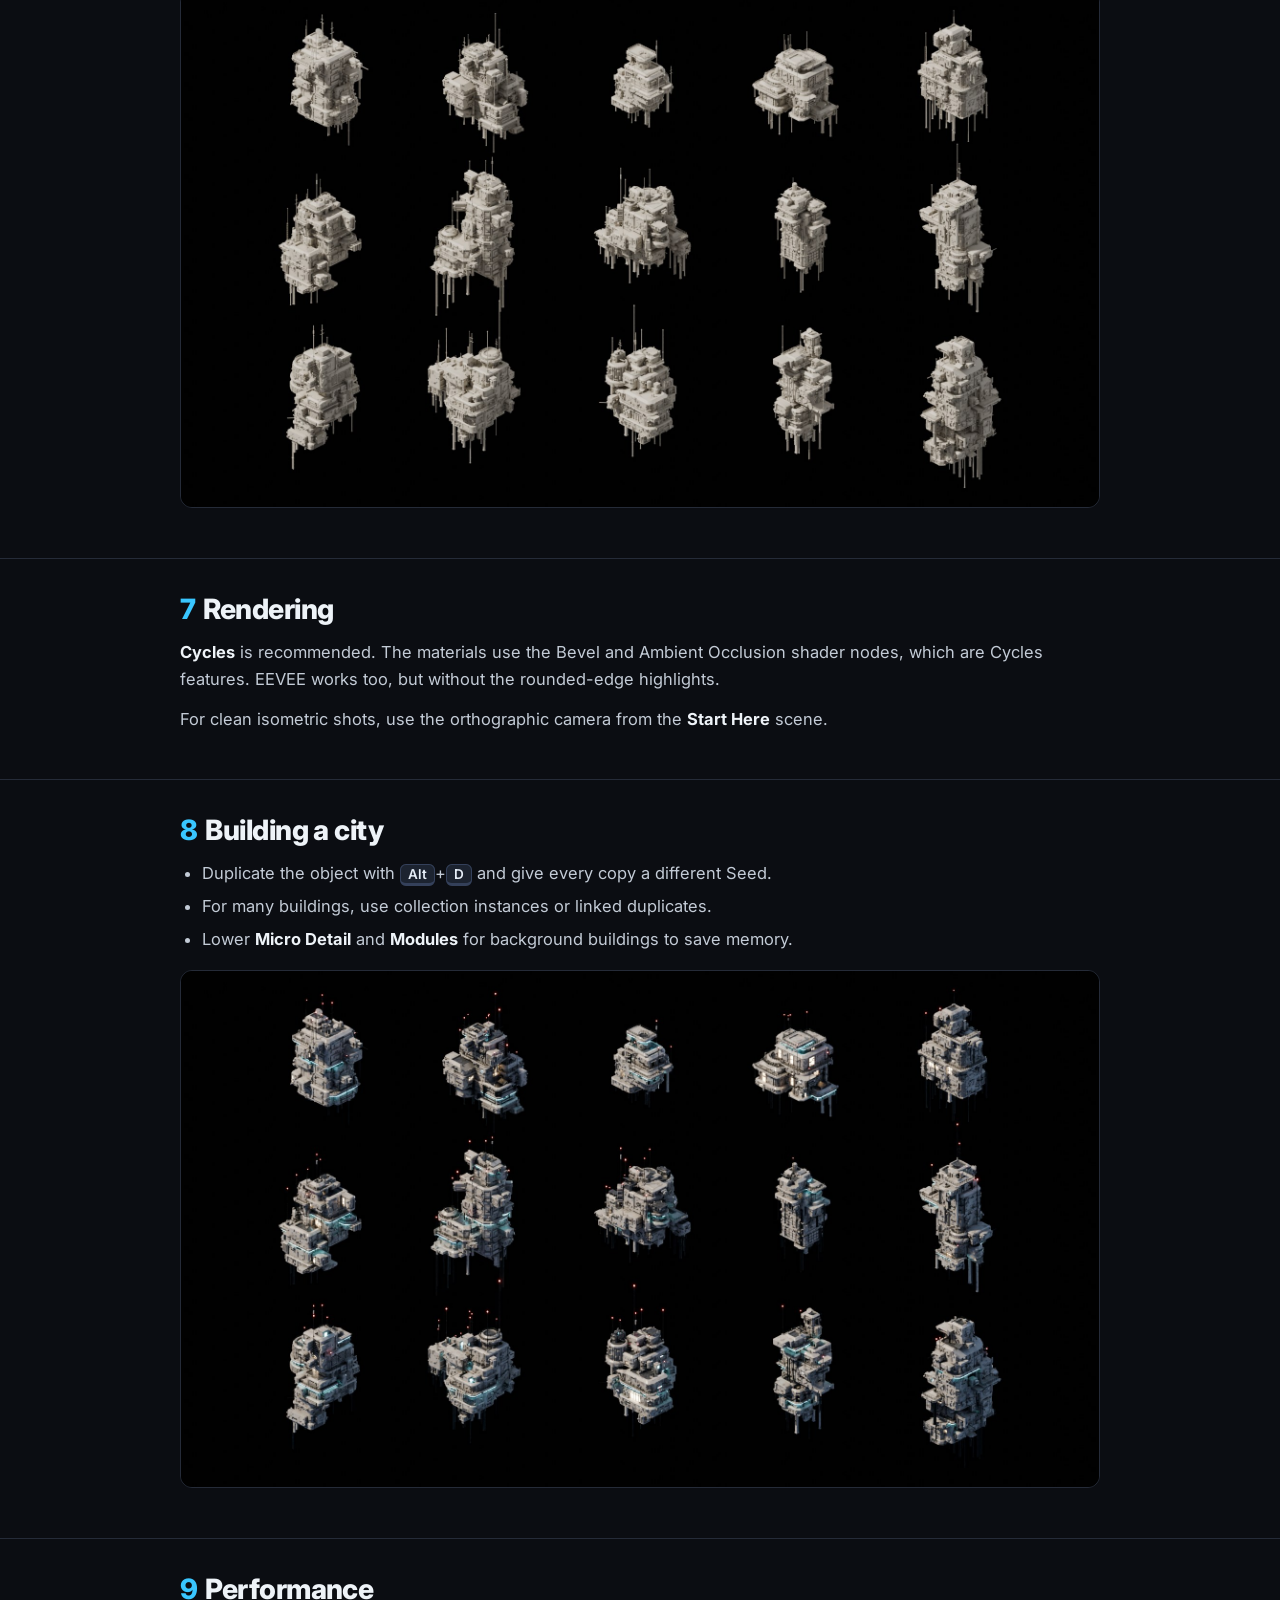
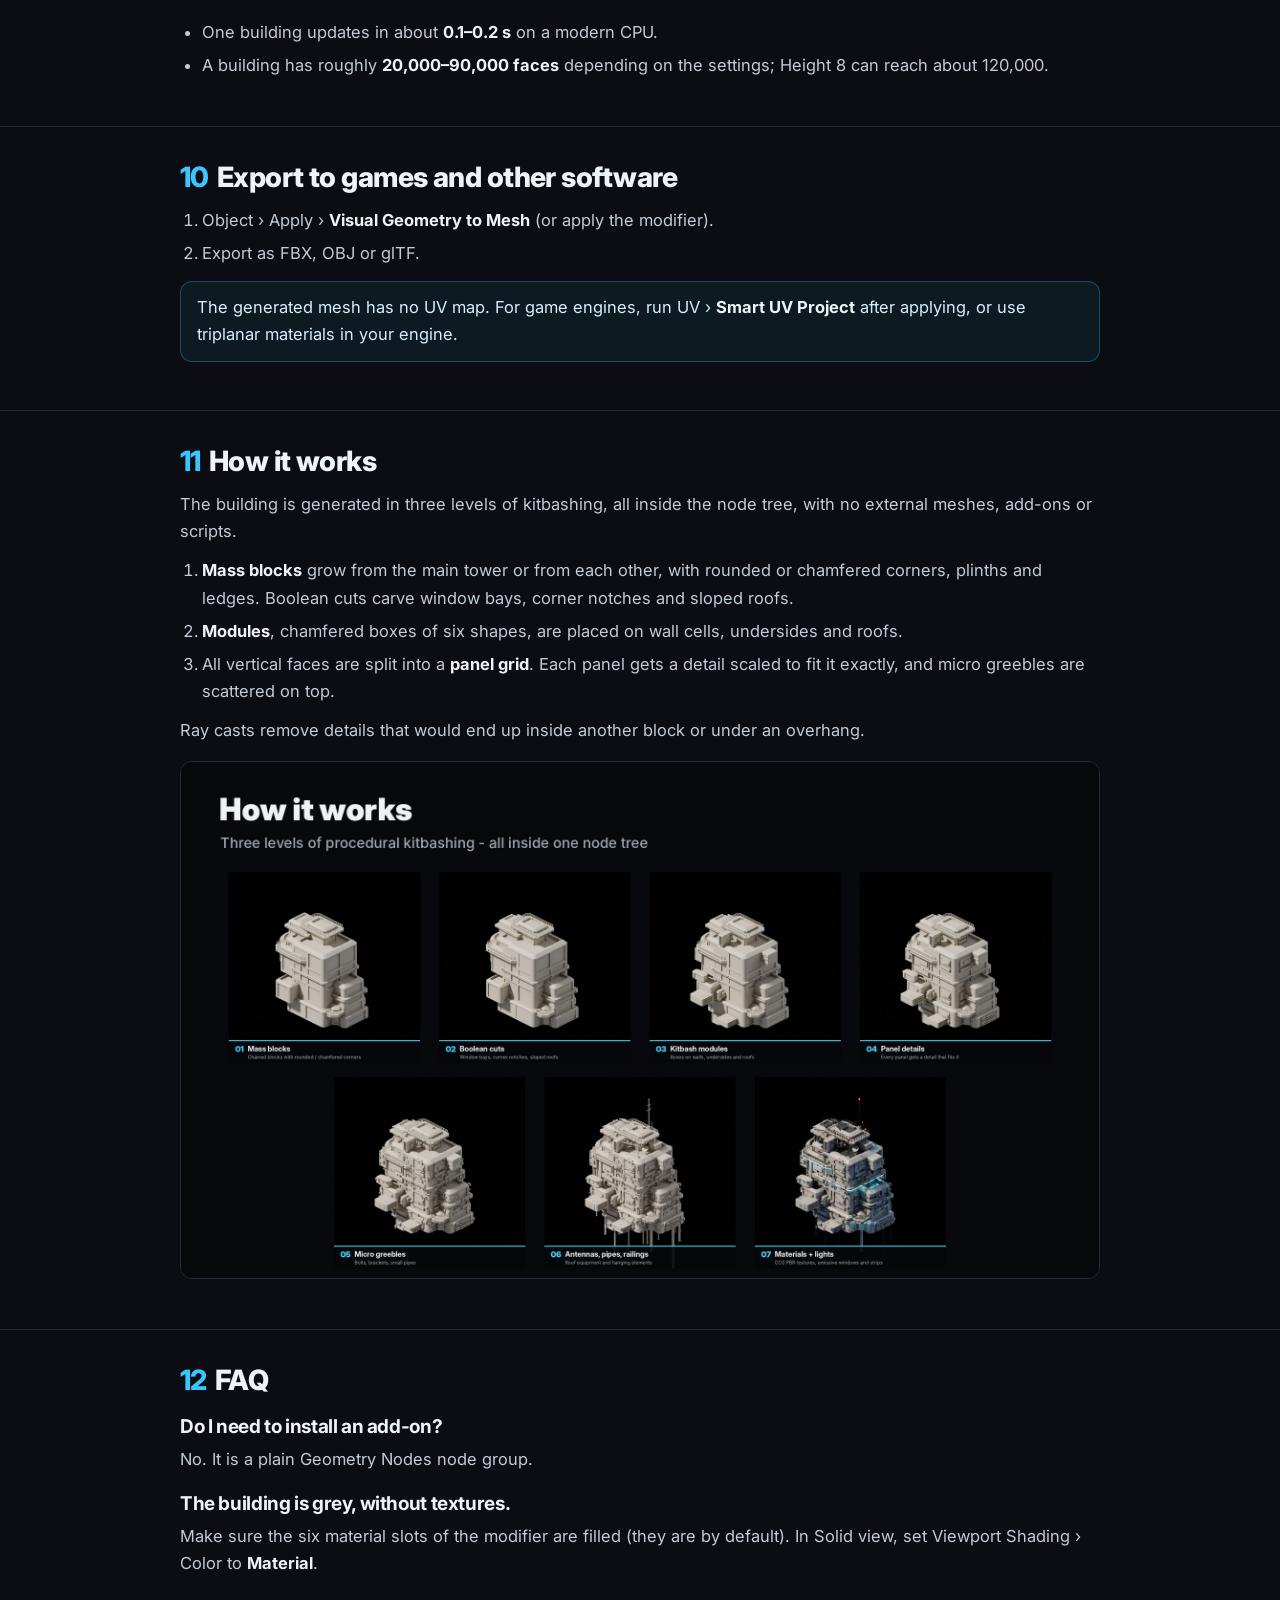
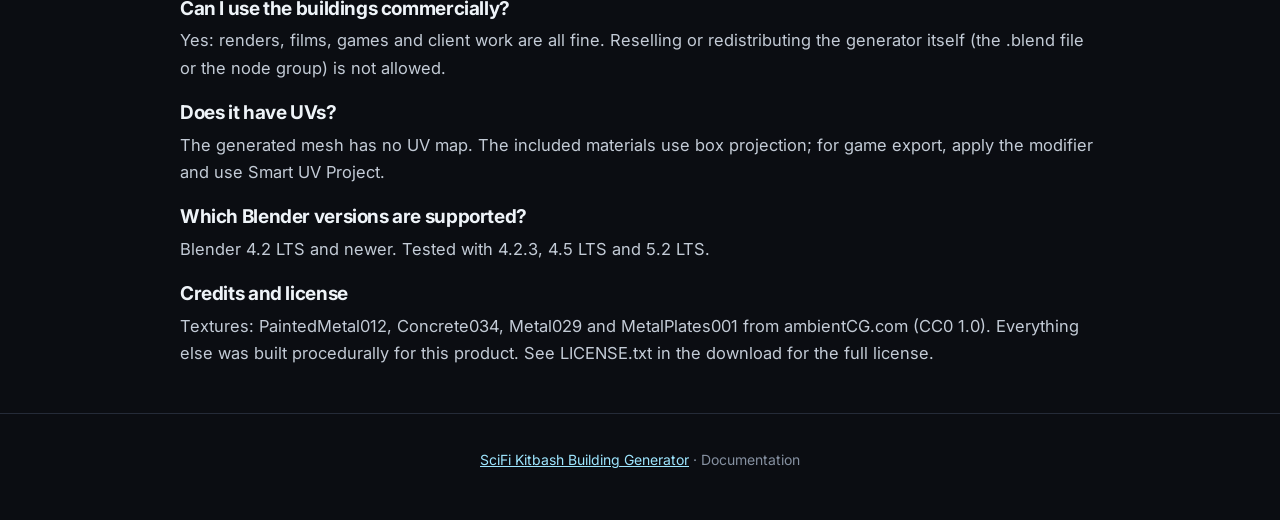
<file: docs.html>
<!doctype html>
<html lang="en">
<head>
<meta charset="utf-8">
<meta name="viewport" content="width=device-width, initial-scale=1">
<title>SciFi Kitbash Docs</title>
<meta name="description" content="Documentation for SciFi Kitbash Building Generator, a Geometry Nodes modifier for Blender: quick start, using it in your own files, every parameter, presets, materials, rendering, building a city, performance, export and FAQ.">
<link rel="icon" href="images/logo.svg">
<link rel="stylesheet" href="assets/style.css">
<style>
body { font-size: 16.5px; line-height: 1.65; }
.wrap { max-width: 960px; }
header { padding: 40px 0 30px; background: radial-gradient(ellipse 80% 90% at 50% 0%, #0f2533 0%, var(--bg) 75%); }
.brand .logo { width: 50px; height: 50px; }
.brand h1 { font-size: clamp(28px, 4.5vw, 42px); line-height: 1.1; }
.brand small { display: block; font-size: 15px; color: var(--muted); font-weight: 400; letter-spacing: 0; margin-top: 4px; }
section { padding: 34px 0; }
h2 { font-size: 28px; }
h2 .n { color: var(--accent); margin-right: 8px; }
h3 { font-size: 19px; margin: 24px 0 8px; }
p { margin: 0 0 12px; }
ol, ul { margin: 0 0 12px; padding-left: 22px; color: var(--soft); }
li { margin-bottom: 6px; }
code { font-family: ui-monospace, Consolas, monospace; font-size: .9em; }
.toc { display: grid; grid-template-columns: repeat(3, 1fr); gap: 8px 22px; margin-top: 26px; padding: 18px 22px;
  background: var(--card); border: 1px solid var(--line); border-radius: 14px; }
.toc a { color: #d3dbe6; text-decoration: none; font-size: 15px; }
.toc a:hover { color: var(--accent2); }
.toc a span { color: var(--accent); margin-right: 6px; font-weight: 700; }
.tbl-wrap { overflow-x: auto; margin: 14px 0 16px; border: 1px solid var(--line); border-radius: 12px; }
table { width: 100%; border-collapse: collapse; font-size: 15px; }
th, td { text-align: left; padding: 10px 14px; border-bottom: 1px solid var(--line); vertical-align: top; color: var(--soft); }
tr:last-child td { border-bottom: 0; }
th { background: #121722; color: var(--muted); font-weight: 600; font-size: 13px; text-transform: uppercase; letter-spacing: .8px; }
td:first-child { color: var(--text); font-weight: 600; white-space: nowrap; }
td.num { white-space: nowrap; color: var(--accent2); font-variant-numeric: tabular-nums; }
.note { background: rgba(57,198,255,.07); border: 1px solid rgba(57,198,255,.3); border-radius: 12px; padding: 12px 16px; margin: 14px 0; color: #d6f0fb; }
.shot { border-radius: 12px; border: 1px solid var(--line); margin: 16px 0; width: 100%; }
.sw { display: inline-block; width: 14px; height: 14px; border-radius: 3px; vertical-align: -2px; margin-right: 8px; border: 1px solid rgba(255,255,255,.15); }
.faq h3 { margin-top: 20px; }
@media (max-width: 820px) { .toc { grid-template-columns: 1fr 1fr; } }
</style>
</head>
<body>

<header>
  <div class="wrap">
    <div class="brand"><img class="logo" src="images/logo.svg" alt=""><h1>SciFi Kitbash Building Generator<small>Documentation · Geometry Nodes modifier for Blender 4.2+ · v1.0</small></h1></div>
    <nav class="toc">
      <a href="#files"><span>1</span>Files and requirements</a>
      <a href="#start"><span>2</span>Quick start</a>
      <a href="#own"><span>3</span>Use it in your own files</a>
      <a href="#params"><span>4</span>Parameters</a>
      <a href="#presets"><span>5</span>Presets</a>
      <a href="#materials"><span>6</span>Materials and looks</a>
      <a href="#render"><span>7</span>Rendering</a>
      <a href="#city"><span>8</span>Building a city</a>
      <a href="#perf"><span>9</span>Performance</a>
      <a href="#export"><span>10</span>Export</a>
      <a href="#how"><span>11</span>How it works</a>
      <a href="#faq"><span>12</span>FAQ</a>
    </nav>
  </div>
</header>

<section id="files">
  <div class="wrap">
    <h2><span class="n">1</span>Files and requirements</h2>
    <div class="tbl-wrap"><table>
      <tr><th>File</th><th>What it is</th></tr>
      <tr><td>SciFi_Kitbash_Generator.blend</td><td>The <code>SciFi_Kitbash_Building</code> node group (marked as an asset), the materials with packed textures, and three scenes: <b>Start Here</b>, <b>Presets</b> and <b>Showcase Grid</b>.</td></tr>
      <tr><td>blender_assets.cats.txt</td><td>Asset catalog, so the node group appears under <b>SciFi Kitbash</b> in the Asset Browser.</td></tr>
      <tr><td>Documentation.pdf</td><td>An illustrated version of this page.</td></tr>
      <tr><td>README.txt, LICENSE.txt, CREDITS.txt</td><td>Short guide, license and texture credits.</td></tr>
    </table></div>
    <p>Requires <b>Blender 4.2 LTS or newer</b>; tested with 4.2.3, 4.5 LTS and 5.2 LTS. There is nothing to install: the generator is a plain Geometry Nodes node group, with no add-on and no Python.</p>
  </div>
</section>

<section id="start">
  <div class="wrap">
    <h2><span class="n">2</span>Quick start</h2>
    <ol>
      <li>Open <code>SciFi_Kitbash_Generator.blend</code>. The <b>Start Here</b> scene contains a ready building.</li>
      <li>Select <b>SciFi_Building</b> and open the <b>Modifier</b> tab (wrench icon) in the Properties editor.</li>
      <li>Change <b>Seed</b>. Every value is a completely new building.</li>
      <li>Press <kbd>F12</kbd> to render with Cycles.</li>
    </ol>
    <img class="shot" src="images/ui-modifier.jpg" alt="The Start Here scene with the SciFi Kitbash modifier open in the Properties editor" loading="lazy">
    <p>The other scenes in the file are <b>Presets</b> (six ready configurations) and <b>Showcase Grid</b> (fifteen buildings).</p>
  </div>
</section>

<section id="own">
  <div class="wrap">
    <h2><span class="n">3</span>Use it in your own files</h2>
    <h3>Option A: Asset Browser (recommended)</h3>
    <ol>
      <li>Edit › Preferences › File Paths › Asset Libraries › <b>+</b>, and choose the folder that contains the .blend file.</li>
      <li>In any file, select an object, then Add Modifier › <b>SciFi Kitbash</b> › <b>SciFi_Kitbash_Building</b>. You can also drag the node group from the Asset Browser onto an object.</li>
      <li>Set the Asset Browser import method to <b>Append</b> if you want a fully local copy, for example to share the file.</li>
    </ol>
    <h3>Option B: Append</h3>
    <ol>
      <li>File › Append › <code>SciFi_Kitbash_Generator.blend</code> › NodeTree › <code>SciFi_Kitbash_Building</code>.</li>
      <li>Add Modifier › Geometry Nodes and pick the node group. The materials and packed textures come with it.</li>
    </ol>
    <div class="note">The modifier ignores the input mesh. The building is generated at the object's origin, so any object works (a plane, a single vertex), and you can move, rotate and scale it freely.</div>
  </div>
</section>

<section id="params">
  <div class="wrap">
    <h2><span class="n">4</span>Parameters</h2>
    <div class="tbl-wrap"><table>
      <tr><th>Parameter</th><th>Default</th><th>What it does</th></tr>
      <tr><td>Seed</td><td class="num">0</td><td>Random seed. Every value gives a completely different building.</td></tr>
      <tr><td>Blocks</td><td class="num">6</td><td>Number of main mass blocks: overall size and complexity.</td></tr>
      <tr><td>Height</td><td class="num">2.2</td><td>Height of the main tower in meters; the other blocks scale with it.</td></tr>
      <tr><td>Spread</td><td class="num">1.0</td><td>How far attached blocks reach out from their parent block.</td></tr>
      <tr><td>Panel Fill</td><td class="num">0.85</td><td>Chance that a wall panel receives a detail (vents, windows, doors, plates…).</td></tr>
      <tr><td>Window Bays</td><td class="num">0.7</td><td>Chance of boolean-cut window bays on each block.</td></tr>
      <tr><td>Boolean Cuts</td><td class="num">0.65</td><td>Chance of corner notches and sloped roof cuts on each block.</td></tr>
      <tr><td>Modules</td><td class="num">0.4</td><td>Density of secondary kitbash boxes on walls, undersides and roofs.</td></tr>
      <tr><td>Micro Detail</td><td class="num">1.0</td><td>Density of tiny greebles: bolts, brackets, small pipes and vents.</td></tr>
      <tr><td>Antenna Density</td><td class="num">1.0</td><td>Antennas, dishes and rooftop equipment.</td></tr>
      <tr><td>Pipe Density</td><td class="num">1.0</td><td>Hanging pipes, columns and wall pipes.</td></tr>
      <tr><td>Railings</td><td class="num">0.45</td><td>Chance of railings around roof edges.</td></tr>
      <tr><td>Light Strips</td><td class="num">0.5</td><td>Chance of emissive light strips under ledges.</td></tr>
      <tr><td>Smooth Angle</td><td class="num">0.7</td><td>Auto smooth angle in radians; sharper edges stay hard.</td></tr>
    </table></div>
    <img class="shot" src="images/parameters.jpg" alt="Low and high values of Blocks, Modules, Micro Detail and Height side by side" loading="lazy">
  </div>
</section>

<section id="presets">
  <div class="wrap">
    <h2><span class="n">5</span>Presets</h2>
    <p>The <b>Presets</b> scene holds six ready configurations: <b>Tower</b>, <b>Sprawl</b>, <b>Compact</b>, <b>Clean</b>, <b>Greebled</b> and <b>Night Lights</b>. Start from the one closest to what you need, then change the Seed.</p>
    <p>To use a preset on your own object, select your object, then the preset object last, and use Object › Link/Transfer Data › <b>Copy Modifiers</b>.</p>
    <img class="shot" src="images/presets.jpg" alt="The six presets: Tower, Sprawl, Compact, Clean, Greebled and Night Lights" loading="lazy">
  </div>
</section>

<section id="materials">
  <div class="wrap">
    <h2><span class="n">6</span>Materials and looks</h2>
    <div class="tbl-wrap"><table>
      <tr><th>Slot</th><th>Default material</th><th>Used for</th></tr>
      <tr><td><span class="sw" style="background:#d9d2c3"></span>Hull</td><td>Kitbash_Hull</td><td>Main surfaces: cream painted metal (PaintedMetal012 + Concrete034)</td></tr>
      <tr><td><span class="sw" style="background:#555b63"></span>Detail</td><td>Kitbash_Detail</td><td>Pipes, antennas, railings and dark parts (Metal029)</td></tr>
      <tr><td><span class="sw" style="background:#7c8088"></span>Deck</td><td>Kitbash_Deck</td><td>Recessed roof floors and solar panels (MetalPlates001)</td></tr>
      <tr><td><span class="sw" style="background:#ffd27a"></span>Glow</td><td>Kitbash_Glow</td><td>Window glass, lit at random per window (emission)</td></tr>
      <tr><td><span class="sw" style="background:#ff5a4f"></span>Signal</td><td>Kitbash_Signal</td><td>Red lamps on antenna tips (emission)</td></tr>
      <tr><td><span class="sw" style="background:#39c6ff"></span>Strip</td><td>Kitbash_Strip</td><td>Cyan light strips, hatch rings and indicator lights (emission)</td></tr>
    </table></div>
    <ul>
      <li>All textures are CC0 from ambientCG, packed in the .blend and box projected, so <b>no UVs are needed</b>.</li>
      <li><b>Clay look:</b> View Layer Properties › Override › Material = <code>Kitbash_Clay</code>.</li>
      <li>Plug your own materials into the six slots of the modifier, for example a dark metal hull for a cyberpunk look.</li>
    </ul>
    <img class="shot" src="images/grid-clay.jpg" alt="Fifteen buildings in the clay look" loading="lazy">
  </div>
</section>

<section id="render">
  <div class="wrap">
    <h2><span class="n">7</span>Rendering</h2>
    <p><b>Cycles</b> is recommended. The materials use the Bevel and Ambient Occlusion shader nodes, which are Cycles features. EEVEE works too, but without the rounded-edge highlights.</p>
    <p>For clean isometric shots, use the orthographic camera from the <b>Start Here</b> scene.</p>
  </div>
</section>

<section id="city">
  <div class="wrap">
    <h2><span class="n">8</span>Building a city</h2>
    <ul>
      <li>Duplicate the object with <kbd>Alt</kbd>+<kbd>D</kbd> and give every copy a different Seed.</li>
      <li>For many buildings, use collection instances or linked duplicates.</li>
      <li>Lower <b>Micro Detail</b> and <b>Modules</b> for background buildings to save memory.</li>
    </ul>
    <img class="shot" src="images/grid-textured.jpg" alt="Fifteen textured buildings with different seeds" loading="lazy">
  </div>
</section>

<section id="perf">
  <div class="wrap">
    <h2><span class="n">9</span>Performance</h2>
    <ul>
      <li>One building updates in about <b>0.1–0.2 s</b> on a modern CPU.</li>
      <li>A building has roughly <b>20,000–90,000 faces</b> depending on the settings; Height 8 can reach about 120,000.</li>
    </ul>
  </div>
</section>

<section id="export">
  <div class="wrap">
    <h2><span class="n">10</span>Export to games and other software</h2>
    <ol>
      <li>Object › Apply › <b>Visual Geometry to Mesh</b> (or apply the modifier).</li>
      <li>Export as FBX, OBJ or glTF.</li>
    </ol>
    <div class="note">The generated mesh has no UV map. For game engines, run UV › <b>Smart UV Project</b> after applying, or use triplanar materials in your engine.</div>
  </div>
</section>

<section id="how">
  <div class="wrap">
    <h2><span class="n">11</span>How it works</h2>
    <p>The building is generated in three levels of kitbashing, all inside the node tree, with no external meshes, add-ons or scripts.</p>
    <ol>
      <li><b>Mass blocks</b> grow from the main tower or from each other, with rounded or chamfered corners, plinths and ledges. Boolean cuts carve window bays, corner notches and sloped roofs.</li>
      <li><b>Modules</b>, chamfered boxes of six shapes, are placed on wall cells, undersides and roofs.</li>
      <li>All vertical faces are split into a <b>panel grid</b>. Each panel gets a detail scaled to fit it exactly, and micro greebles are scattered on top.</li>
    </ol>
    <p>Ray casts remove details that would end up inside another block or under an overhang.</p>
    <img class="shot" src="images/how-it-works.jpg" alt="Seven stages: mass blocks, boolean cuts, kitbash modules, panel details, micro greebles, antennas and pipes, materials and lights" loading="lazy">
  </div>
</section>

<section id="faq" class="faq">
  <div class="wrap">
    <h2><span class="n">12</span>FAQ</h2>
    <h3>Do I need to install an add-on?</h3>
    <p>No. It is a plain Geometry Nodes node group.</p>
    <h3>The building is grey, without textures.</h3>
    <p>Make sure the six material slots of the modifier are filled (they are by default). In Solid view, set Viewport Shading › Color to <b>Material</b>.</p>
    <h3>Can I use the buildings commercially?</h3>
    <p>Yes: renders, films, games and client work are all fine. Reselling or redistributing the generator itself (the .blend file or the node group) is not allowed.</p>
    <h3>Does it have UVs?</h3>
    <p>The generated mesh has no UV map. The included materials use box projection; for game export, apply the modifier and use Smart UV Project.</p>
    <h3>Which Blender versions are supported?</h3>
    <p>Blender 4.2 LTS and newer. Tested with 4.2.3, 4.5 LTS and 5.2 LTS.</p>
    <h3>Credits and license</h3>
    <p>Textures: PaintedMetal012, Concrete034, Metal029 and MetalPlates001 from ambientCG.com (CC0 1.0). Everything else was built procedurally for this product. See LICENSE.txt in the download for the full license.</p>
  </div>
</section>

<footer>
  <div class="wrap"><a href="index.html">SciFi Kitbash Building Generator</a> · Documentation</div>
</footer>
<script src="assets/embed.js"></script>
</body>
</html>
</file>
<file: assets/style.css>
@font-face { font-family: "Inter"; font-style: normal; font-weight: 100 900; font-display: swap;
  src: url(../fonts/inter-latin-standard-normal.woff2) format("woff2");
  unicode-range: U+0000-00FF, U+0131, U+0152-0153, U+02BB-02BC, U+02C6, U+02DA, U+02DC, U+0304, U+0308, U+0329, U+2000-206F, U+20AC, U+2122, U+2191, U+2193, U+2212, U+2215, U+FEFF, U+FFFD; }
@font-face { font-family: "Inter"; font-style: normal; font-weight: 100 900; font-display: swap;
  src: url(../fonts/inter-latin-ext-standard-normal.woff2) format("woff2");
  unicode-range: U+0100-02BA, U+02BD-02C5, U+02C7-02CC, U+02CE-02D7, U+02DD-02FF, U+0304, U+0308, U+0329, U+1D00-1DBF, U+1E00-1E9F, U+1EF2-1EFF, U+2020, U+20A0-20AB, U+20AD-20C0, U+2113, U+2C60-2C7F, U+A720-A7FF; }

:root {
  --bg: #0b0d12; --bg2: #10131a; --card: #141821; --card2: #1a1f2a; --line: #252b38;
  --text: #eef3f8; --soft: #c3cbd6; --muted: #8590a0; --accent: #39c6ff; --accent2: #9ee6ff; --signal: #ff5a4f;
}
* { box-sizing: border-box; }
html { scroll-behavior: smooth; }
body {
  margin: 0; background: var(--bg); color: var(--text);
  font: 17px/1.6 "Inter", "Segoe UI", system-ui, -apple-system, "Helvetica Neue", Arial, sans-serif;
  -webkit-font-smoothing: antialiased; overflow-x: hidden;
}
img, video { max-width: 100%; display: block; }
a { color: var(--accent2); }
.wrap { max-width: 1100px; margin: 0 auto; padding: 0 20px; }
section { padding: 56px 0; border-top: 1px solid var(--line); scroll-margin-top: 10px; }
h1, h2, h3 { line-height: 1.15; margin: 0 0 14px; letter-spacing: -.02em; }
h2 { font-size: clamp(27px, 4vw, 40px); font-weight: 800; }
h3 { font-size: 20px; font-weight: 700; }
p { margin: 0 0 14px; color: var(--soft); }
b, strong { color: var(--text); }
.accent { color: var(--accent); }
.grad { background: linear-gradient(100deg, var(--accent2), var(--accent)); -webkit-background-clip: text; background-clip: text; color: transparent; white-space: nowrap; }
.muted { color: var(--muted); }
.kicker { color: var(--accent); font-weight: 700; letter-spacing: 3px; text-transform: uppercase; font-size: 13px; margin-bottom: 10px; }
.media { border-radius: 14px; overflow: hidden; border: 1px solid var(--line); box-shadow: 0 24px 60px rgba(0,0,0,.5); background: #000; }
.media.soft { background: var(--card); }
.media img, .media video { width: 100%; }
.cap { font-size: 14px; color: var(--muted); margin: 10px 2px 0; }
kbd { font-family: inherit; font-size: .82em; font-weight: 600; background: #1c2330; border: 1px solid #34405a; border-bottom-width: 3px;
  border-radius: 6px; padding: 1px 7px; color: #e6eef8; white-space: nowrap; }
code { font-family: Consolas, "SF Mono", monospace; font-size: .86em; background: #161c27; border: 1px solid var(--line); border-radius: 5px; padding: 1px 6px; color: #e3ecf6; }

.logo { width: 56px; height: 56px; flex: none; }
.brand { display: flex; align-items: center; gap: 16px; }
.brand h1 { font-size: clamp(34px, 5.4vw, 56px); margin: 0; font-weight: 800; letter-spacing: -.04em; }

ul.ticks { list-style: none; padding: 0; margin: 0 0 14px; }
ul.ticks li { position: relative; padding-left: 26px; margin-bottom: 9px; color: var(--soft); }
ul.ticks li::before { content: ""; position: absolute; left: 0; top: .55em; width: 11px; height: 11px; border-radius: 3px; background: var(--accent); }

.split > *, .grid2 > *, .grid3 > *, .grid4 > * { min-width: 0; }
.split { display: grid; grid-template-columns: 1fr 1.1fr; gap: 40px; align-items: center; }
.split.rev { grid-template-columns: 1.1fr 1fr; }
.split.rev > .txt { order: 2; }
.grid2 { display: grid; grid-template-columns: repeat(2, 1fr); gap: 18px; }
.grid3 { display: grid; grid-template-columns: repeat(3, 1fr); gap: 18px; }
.grid4 { display: grid; grid-template-columns: repeat(4, 1fr); gap: 14px; }
.card { background: var(--card); border: 1px solid var(--line); border-radius: 16px; padding: 22px; }
.card h3 { margin-bottom: 8px; }
.card p { font-size: 15.5px; margin: 0; color: #a9b4c4; }
footer { padding: 34px 0 50px; border-top: 1px solid var(--line); color: var(--muted); font-size: 14px; text-align: center; }
footer a { color: var(--accent2); }

@media (max-width: 820px) {
  .split, .split.rev { grid-template-columns: 1fr; gap: 22px; }
  .split.rev > .txt { order: 0; }
  .grid2, .grid3 { grid-template-columns: 1fr; }
  .grid4 { grid-template-columns: repeat(2, 1fr); }
  section { padding: 40px 0; }
}
</file>
